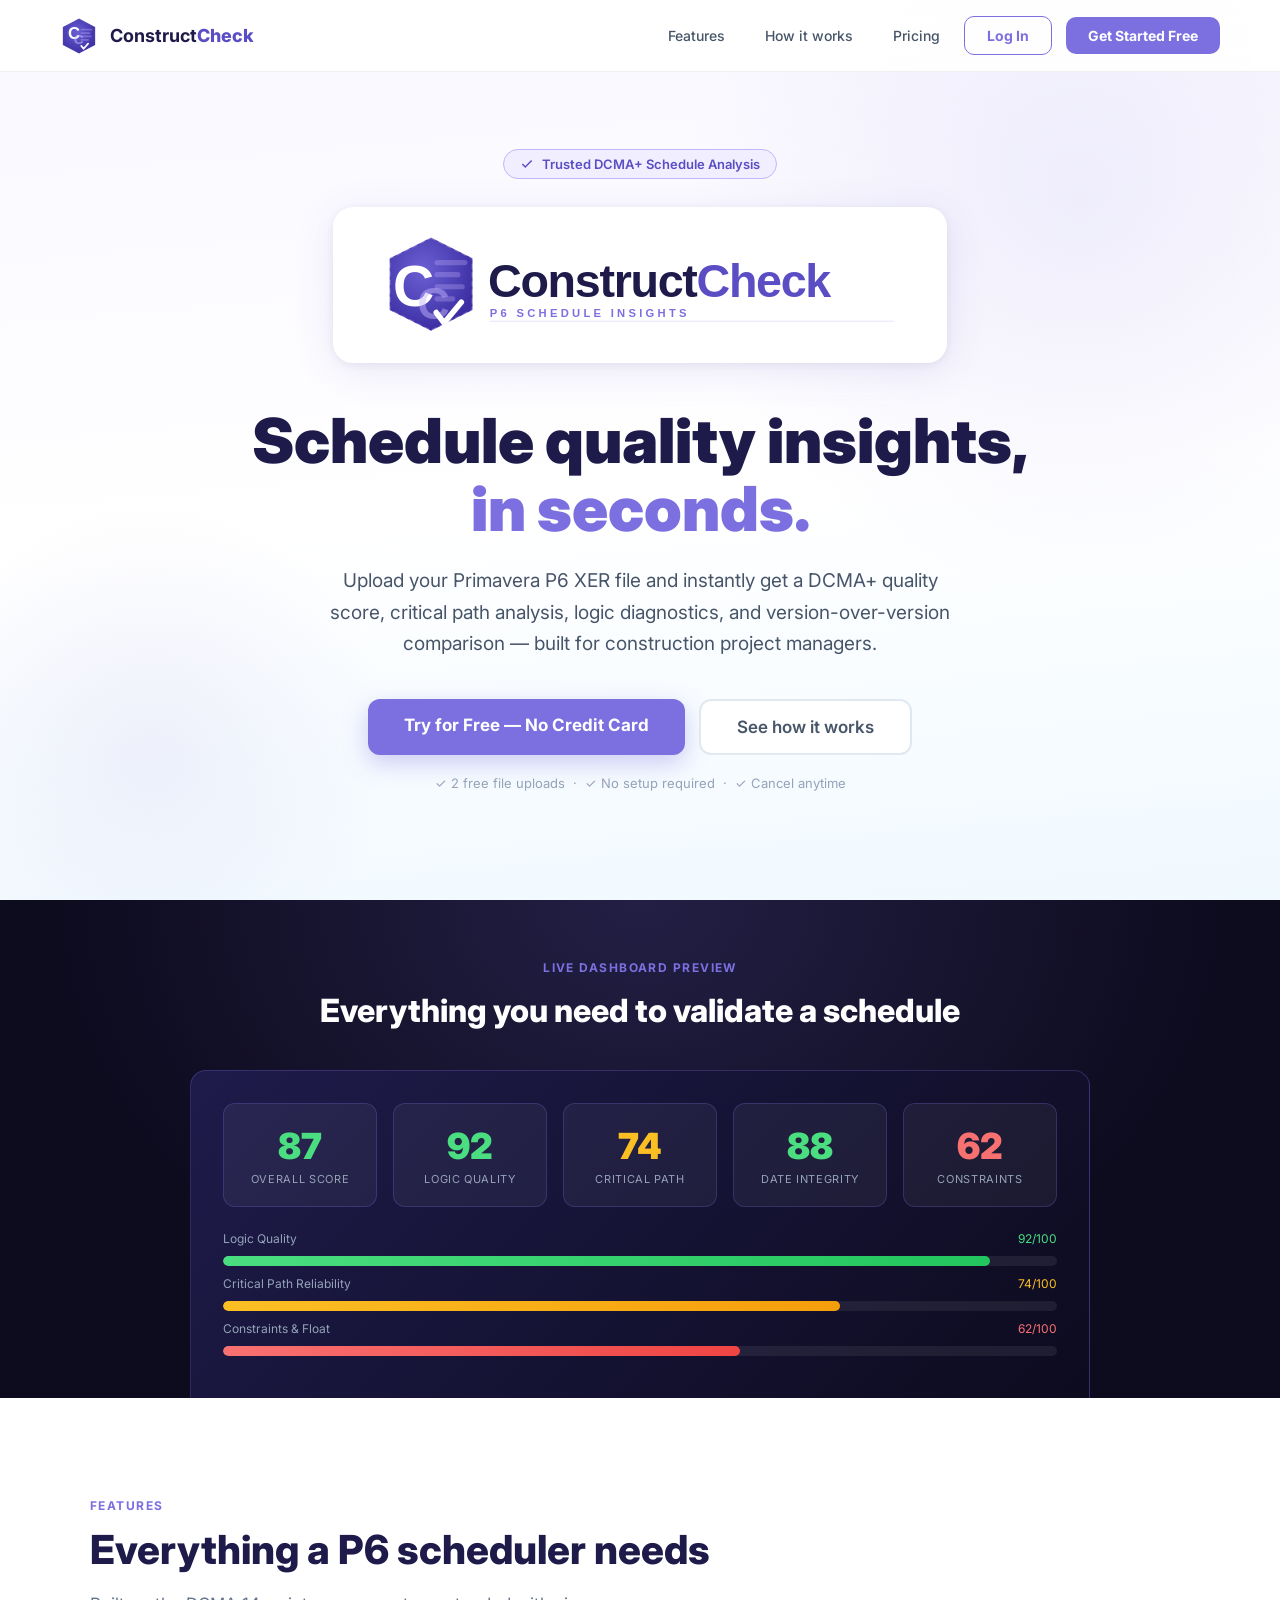
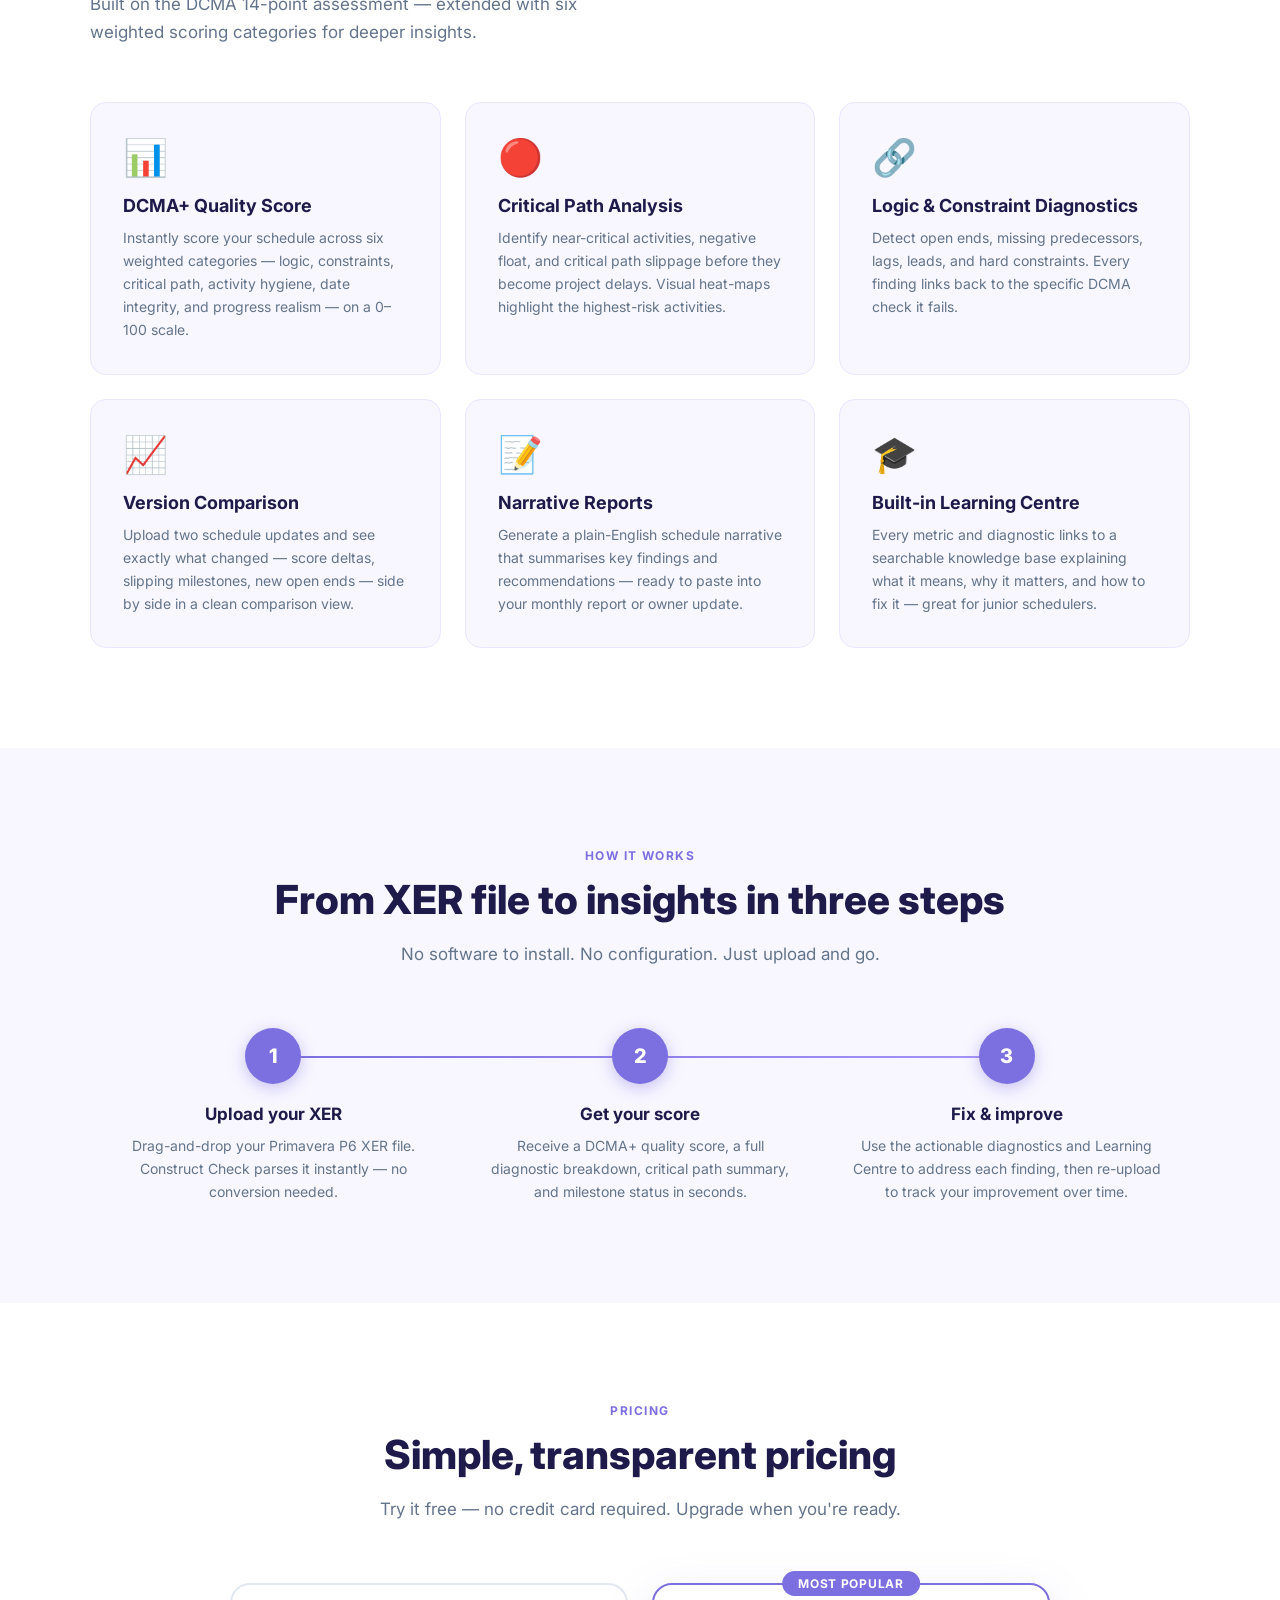
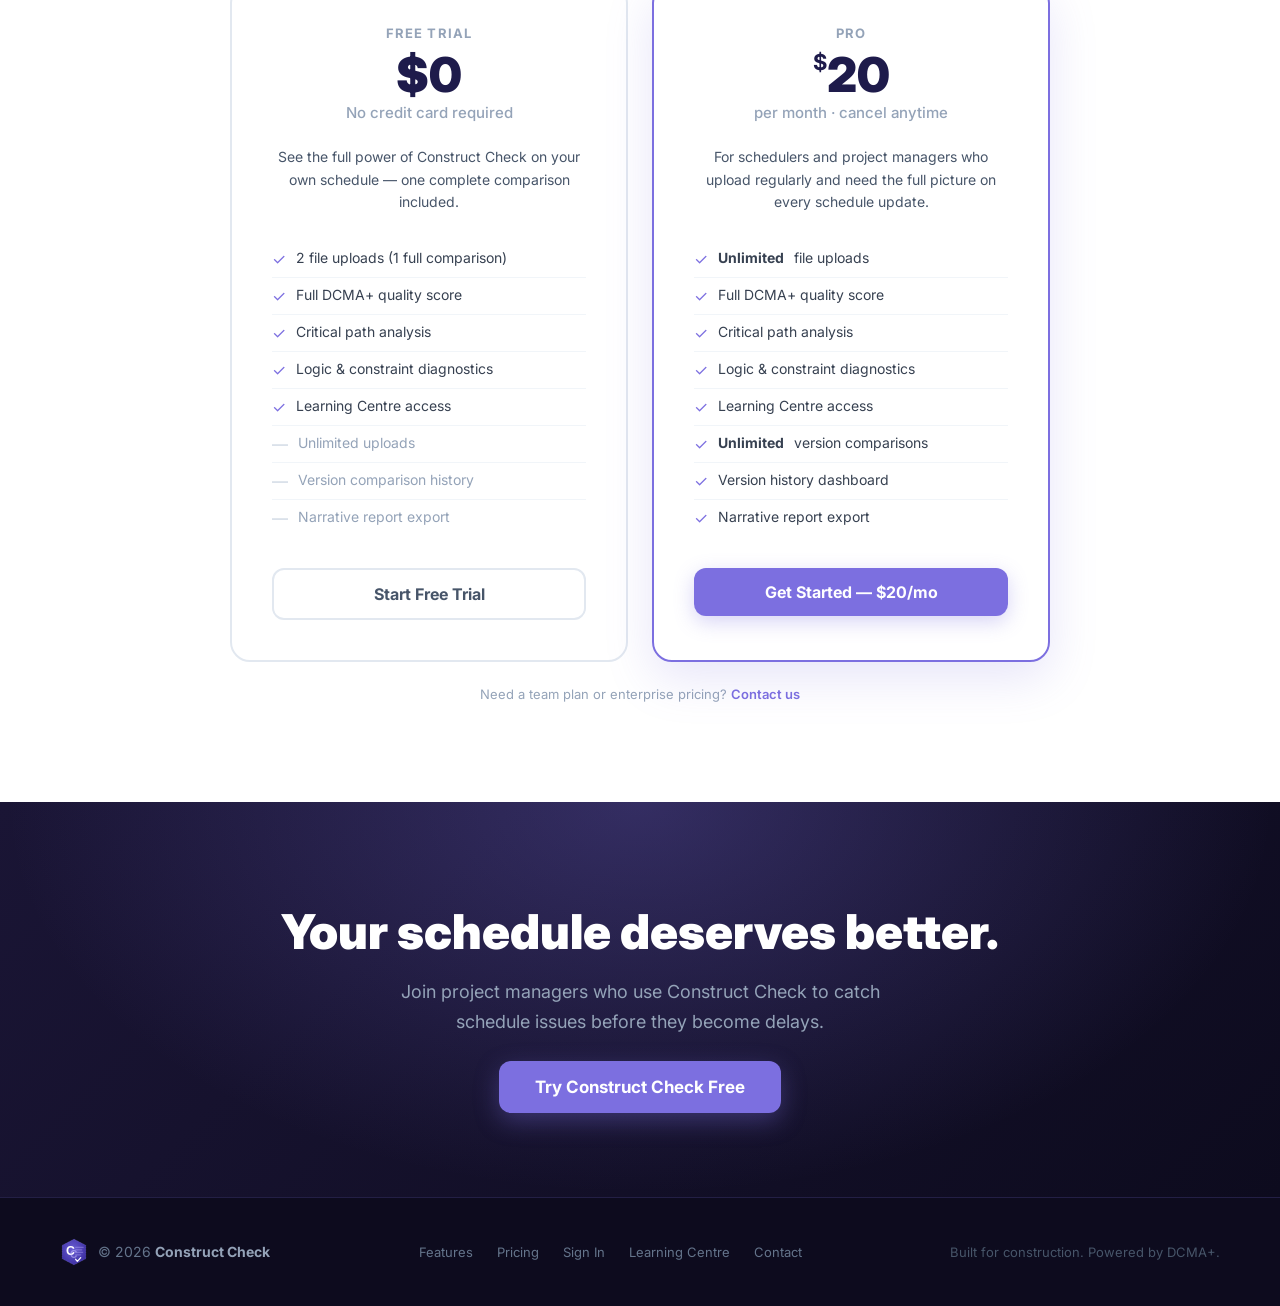
<file: index.html>
<!DOCTYPE html>
<html lang="en">
<head>
  <meta charset="UTF-8"/>
  <meta name="viewport" content="width=device-width, initial-scale=1.0"/>
  <title>Construct Check – P6 Schedule Insights</title>
  <meta name="description" content="Validate your Primavera P6 schedule instantly. DCMA+ quality scoring, critical path analysis, and version comparison for construction project managers."/>
  <link rel="icon" type="image/x-icon" href="favicon.ico"/>
  <link rel="icon" type="image/png" sizes="32x32" href="favicon-32.png"/>
  <link rel="apple-touch-icon" href="img/logo-192.png"/>
  <link rel="preconnect" href="https://fonts.googleapis.com"/>
  <link href="https://fonts.googleapis.com/css2?family=Inter:wght@400;500;600;700;800;900&display=swap" rel="stylesheet"/>
  <script src="js/auth.js"></script>
  <style>
    *, *::before, *::after { box-sizing: border-box; margin: 0; padding: 0; }
    html { scroll-behavior: smooth; }
    body { font-family: 'Inter', sans-serif; color: #1e293b; background: #fff; overflow-x: hidden; }

    /* ── NAV ── */
    .nav {
      position: fixed; top: 0; left: 0; right: 0; z-index: 100;
      display: flex; align-items: center; justify-content: space-between;
      padding: 0 60px; height: 72px;
      background: rgba(255,255,255,0.92); backdrop-filter: blur(12px);
      border-bottom: 1px solid rgba(0,0,0,0.06);
      transition: box-shadow 0.3s;
    }
    .nav.scrolled { box-shadow: 0 4px 24px rgba(0,0,0,0.08); }
    .nav-brand { display: flex; align-items: center; gap: 12px; text-decoration: none; }
    .nav-brand img { width: 38px; height: 38px; }
    .nav-brand-name { font-size: 18px; font-weight: 700; color: #1e1b4b; }
    .nav-brand-name strong { color: #5b4ec4; font-weight: 800; }
    .nav-links { display: flex; align-items: center; gap: 8px; }
    .nav-link { padding: 8px 16px; font-size: 14px; font-weight: 500; color: #475569; text-decoration: none; border-radius: 8px; transition: color 0.2s, background 0.2s; }
    .nav-link:hover { color: #5b4ec4; background: #f0eeff; }
    .nav-btn {
      padding: 10px 22px; font-size: 14px; font-weight: 700; border-radius: 10px;
      text-decoration: none; transition: all 0.2s; cursor: pointer; border: none; font-family: 'Inter', sans-serif;
    }
    .nav-btn-outline { border: 1.5px solid #7c6fe0; color: #7c6fe0; background: transparent; }
    .nav-btn-outline:hover { background: #f0eeff; }
    .nav-btn-solid { background: #7c6fe0; color: #fff; margin-left: 6px; }
    .nav-btn-solid:hover { background: #5b4ec4; }

    /* ── HERO ── */
    .hero {
      min-height: 100vh; display: flex; flex-direction: column;
      align-items: center; justify-content: center; text-align: center;
      padding: 120px 24px 80px;
      background: linear-gradient(175deg, #f8f7ff 0%, #fff 55%, #f0f9ff 100%);
      position: relative; overflow: hidden;
    }
    .hero::before {
      content: ''; position: absolute; width: 800px; height: 800px;
      border-radius: 50%; background: radial-gradient(circle, rgba(124,111,224,0.10) 0%, transparent 70%);
      top: -200px; right: -200px; pointer-events: none;
    }
    .hero::after {
      content: ''; position: absolute; width: 500px; height: 500px;
      border-radius: 50%; background: radial-gradient(circle, rgba(91,78,196,0.07) 0%, transparent 70%);
      bottom: -100px; left: -100px; pointer-events: none;
    }
    .hero-eyebrow {
      display: inline-flex; align-items: center; gap: 8px;
      background: #f0eeff; border: 1px solid #c4b5fd; border-radius: 20px;
      padding: 6px 16px; font-size: 13px; font-weight: 600; color: #5b4ec4;
      margin-bottom: 28px; position: relative; z-index: 1;
    }
    .hero-logo {
      background: #fff; border-radius: 20px; padding: 28px 48px;
      box-shadow: 0 8px 40px rgba(91,78,196,0.12), 0 2px 8px rgba(0,0,0,0.06);
      margin-bottom: 44px; position: relative; z-index: 1;
      display: inline-block;
    }
    .hero-logo img { height: 100px; width: auto; display: block; }
    .hero h1 {
      font-size: clamp(36px, 5vw, 62px); font-weight: 900; color: #1e1b4b;
      line-height: 1.1; margin-bottom: 22px; max-width: 820px;
      position: relative; z-index: 1;
    }
    .hero h1 .accent { color: #7c6fe0; }
    .hero-sub {
      font-size: 19px; color: #475569; line-height: 1.65; max-width: 620px;
      margin: 0 auto 40px; position: relative; z-index: 1;
    }
    .hero-ctas { display: flex; gap: 14px; justify-content: center; flex-wrap: wrap; position: relative; z-index: 1; }
    .btn-hero-primary {
      padding: 16px 36px; background: #7c6fe0; color: #fff; font-size: 17px; font-weight: 700;
      border-radius: 12px; text-decoration: none; transition: all 0.2s;
      box-shadow: 0 8px 24px rgba(124,111,224,0.35);
    }
    .btn-hero-primary:hover { background: #5b4ec4; transform: translateY(-1px); box-shadow: 0 12px 32px rgba(124,111,224,0.4); }
    .btn-hero-secondary {
      padding: 16px 36px; border: 2px solid #e2e8f0; color: #475569; font-size: 17px; font-weight: 600;
      border-radius: 12px; text-decoration: none; transition: all 0.2s; background: #fff;
    }
    .btn-hero-secondary:hover { border-color: #7c6fe0; color: #5b4ec4; background: #f8f7ff; }
    .hero-note { font-size: 13px; color: #94a3b8; margin-top: 20px; position: relative; z-index: 1; }

    /* ── APP PREVIEW ── */
    .preview-section {
      background: #0d0b1e; padding: 60px 60px 0;
      text-align: center; position: relative; overflow: hidden;
    }
    .preview-section::before {
      content: ''; position: absolute; inset: 0;
      background: radial-gradient(ellipse at 50% 0%, rgba(124,111,224,0.2) 0%, transparent 65%);
    }
    .preview-label {
      font-size: 12px; font-weight: 700; color: #7c6fe0; text-transform: uppercase;
      letter-spacing: 0.12em; margin-bottom: 16px; position: relative; z-index: 1;
    }
    .preview-title {
      font-size: 32px; font-weight: 800; color: #fff; margin-bottom: 40px;
      position: relative; z-index: 1;
    }
    .preview-mockup {
      background: linear-gradient(135deg, #1e1b4b, #0d0b1e);
      border-radius: 16px 16px 0 0; border: 1px solid rgba(124,111,224,0.3);
      border-bottom: none; padding: 32px; max-width: 900px; margin: 0 auto;
      position: relative; z-index: 1;
    }
    .mock-score-row { display: flex; gap: 16px; justify-content: center; flex-wrap: wrap; }
    .mock-score-card {
      background: rgba(255,255,255,0.05); border: 1px solid rgba(124,111,224,0.25);
      border-radius: 12px; padding: 20px 24px; flex: 1; min-width: 130px; text-align: center;
    }
    .mock-score-num { font-size: 36px; font-weight: 900; }
    .mock-score-num.green { color: #4ade80; }
    .mock-score-num.amber { color: #fbbf24; }
    .mock-score-num.red { color: #f87171; }
    .mock-score-label { font-size: 11px; color: #94a3b8; text-transform: uppercase; letter-spacing: 0.06em; margin-top: 4px; }
    .mock-bar-row { margin-top: 24px; }
    .mock-bar { height: 10px; background: rgba(255,255,255,0.07); border-radius: 5px; margin: 10px 0; position: relative; overflow: hidden; }
    .mock-bar-fill { height: 100%; border-radius: 5px; }
    .mock-bar-label { display: flex; justify-content: space-between; font-size: 12px; color: #94a3b8; }

    /* ── FEATURES ── */
    .features { padding: 100px 60px; background: #fff; }
    .section-label { font-size: 12px; font-weight: 700; color: #7c6fe0; text-transform: uppercase; letter-spacing: 0.12em; margin-bottom: 12px; }
    .section-title { font-size: clamp(26px, 3.5vw, 40px); font-weight: 800; color: #1e1b4b; margin-bottom: 16px; }
    .section-sub { font-size: 17px; color: #64748b; max-width: 560px; line-height: 1.65; }
    .features-grid {
      display: grid; grid-template-columns: repeat(auto-fit, minmax(280px, 1fr));
      gap: 24px; margin-top: 56px;
    }
    .feature-card {
      background: #f8f7ff; border: 1px solid #e9e6ff; border-radius: 16px;
      padding: 32px; transition: transform 0.2s, box-shadow 0.2s;
    }
    .feature-card:hover { transform: translateY(-4px); box-shadow: 0 16px 40px rgba(124,111,224,0.12); }
    .feature-icon { font-size: 36px; margin-bottom: 16px; }
    .feature-title { font-size: 18px; font-weight: 700; color: #1e1b4b; margin-bottom: 10px; }
    .feature-desc { font-size: 14px; color: #64748b; line-height: 1.65; }

    /* ── HOW IT WORKS ── */
    .how-it-works { padding: 100px 60px; background: #f8f7ff; }
    .steps { display: flex; gap: 0; margin-top: 60px; position: relative; }
    .steps::before {
      content: ''; position: absolute; top: 28px; left: calc(16.66% + 14px);
      right: calc(16.66% + 14px); height: 2px;
      background: linear-gradient(90deg, #7c6fe0, #a593f5);
    }
    .step { flex: 1; text-align: center; padding: 0 24px; position: relative; }
    .step-number {
      width: 56px; height: 56px; border-radius: 50%; background: #7c6fe0;
      color: #fff; font-size: 20px; font-weight: 800; display: flex;
      align-items: center; justify-content: center; margin: 0 auto 20px;
      position: relative; z-index: 1; box-shadow: 0 4px 16px rgba(124,111,224,0.4);
    }
    .step-title { font-size: 17px; font-weight: 700; color: #1e1b4b; margin-bottom: 10px; }
    .step-desc { font-size: 14px; color: #64748b; line-height: 1.65; }

    /* ── PRICING ── */
    .pricing { padding: 100px 60px; background: #fff; }
    .pricing-grid {
      display: grid; grid-template-columns: 1fr 1fr; gap: 24px;
      max-width: 820px; margin: 60px auto 0;
    }
    .pricing-card {
      border: 2px solid #e2e8f0; border-radius: 20px; padding: 40px;
      position: relative; transition: transform 0.2s;
    }
    .pricing-card:hover { transform: translateY(-4px); }
    .pricing-card.featured {
      border-color: #7c6fe0;
      box-shadow: 0 16px 48px rgba(124,111,224,0.18);
    }
    .pricing-badge {
      position: absolute; top: -14px; left: 50%; transform: translateX(-50%);
      background: #7c6fe0; color: #fff; font-size: 12px; font-weight: 700;
      padding: 5px 16px; border-radius: 20px; text-transform: uppercase; letter-spacing: 0.06em;
    }
    .pricing-plan { font-size: 13px; font-weight: 700; color: #94a3b8; text-transform: uppercase; letter-spacing: 0.08em; margin-bottom: 10px; }
    .pricing-price { font-size: 48px; font-weight: 900; color: #1e1b4b; line-height: 1; }
    .pricing-price sup { font-size: 22px; vertical-align: top; margin-top: 10px; font-weight: 700; }
    .pricing-period { font-size: 15px; font-weight: 500; color: #94a3b8; margin-top: 4px; margin-bottom: 24px; }
    .pricing-desc { font-size: 14px; color: #475569; margin-bottom: 28px; line-height: 1.6; }
    .pricing-features { list-style: none; margin-bottom: 32px; }
    .pricing-features li {
      display: flex; align-items: flex-start; gap: 10px;
      font-size: 14px; color: #374151; padding: 8px 0; border-bottom: 1px solid #f1f5f9;
    }
    .pricing-features li:last-child { border-bottom: none; }
    .pricing-features li .check { color: #7c6fe0; font-size: 16px; flex-shrink: 0; }
    .pricing-features li .cross { color: #cbd5e1; font-size: 16px; flex-shrink: 0; }
    .btn-pricing {
      display: block; width: 100%; padding: 14px; border-radius: 12px;
      font-size: 16px; font-weight: 700; text-align: center; text-decoration: none;
      cursor: pointer; border: none; font-family: 'Inter', sans-serif; transition: all 0.2s;
    }
    .btn-pricing-outline { border: 2px solid #e2e8f0; color: #475569; background: #fff; }
    .btn-pricing-outline:hover { border-color: #7c6fe0; color: #5b4ec4; }
    .btn-pricing-solid { background: #7c6fe0; color: #fff; box-shadow: 0 6px 20px rgba(124,111,224,0.3); }
    .btn-pricing-solid:hover { background: #5b4ec4; }

    /* ── CTA BANNER ── */
    .cta-banner {
      padding: 100px 60px; text-align: center;
      background: linear-gradient(135deg, #1a1535 0%, #0d0b1e 100%);
      position: relative; overflow: hidden;
    }
    .cta-banner::before {
      content: ''; position: absolute; inset: 0;
      background: radial-gradient(ellipse at 50% 0%, rgba(124,111,224,0.3) 0%, transparent 70%);
    }
    .cta-banner h2 { font-size: clamp(28px, 4vw, 48px); font-weight: 900; color: #fff; margin-bottom: 16px; position: relative; z-index: 1; }
    .cta-banner p { font-size: 18px; color: #94a3b8; max-width: 520px; margin: 0 auto 40px; line-height: 1.65; position: relative; z-index: 1; }
    .cta-banner .btn-hero-primary { position: relative; z-index: 1; }

    /* ── FOOTER ── */
    footer {
      background: #0d0b1e; padding: 40px 60px;
      display: flex; align-items: center; justify-content: space-between;
      border-top: 1px solid rgba(124,111,224,0.2);
    }
    .footer-brand { display: flex; align-items: center; gap: 10px; }
    .footer-brand img { width: 28px; height: 28px; }
    .footer-brand span { font-size: 14px; color: #64748b; }
    .footer-brand span strong { color: #94a3b8; }
    .footer-links { display: flex; gap: 24px; }
    .footer-links a { font-size: 13px; color: #64748b; text-decoration: none; }
    .footer-links a:hover { color: #a593f5; }
    .footer-copy { font-size: 13px; color: #475569; }

    @media (max-width: 768px) {
      .nav { padding: 0 20px; }
      .nav-links .nav-link { display: none; }
      .hero { padding: 100px 20px 60px; }
      .hero-logo img { height: 64px; }
      .features, .how-it-works, .pricing, .cta-banner { padding: 60px 24px; }
      .preview-section { padding: 40px 24px 0; }
      .steps { flex-direction: column; gap: 32px; }
      .steps::before { display: none; }
      .pricing-grid { grid-template-columns: 1fr; }
      footer { flex-direction: column; gap: 20px; text-align: center; padding: 32px 24px; }
      .footer-links { flex-wrap: wrap; justify-content: center; }
    }
  </style>
</head>
<body>

<!-- ── NAV ── -->
<nav class="nav" id="mainNav">
  <a href="index.html" class="nav-brand">
    <img src="img/logo.svg" alt="Construct Check"/>
    <span class="nav-brand-name">Construct<strong>Check</strong></span>
  </a>
  <div class="nav-links">
    <a href="#features" class="nav-link">Features</a>
    <a href="#how-it-works" class="nav-link">How it works</a>
    <a href="#pricing" class="nav-link">Pricing</a>
    <a href="login.html" class="nav-btn nav-btn-outline">Log In</a>
    <a href="login.html" class="nav-btn nav-btn-solid">Get Started Free</a>
  </div>
</nav>

<!-- ── HERO ── -->
<section class="hero">
  <div class="hero-eyebrow">
    <svg width="14" height="14" viewBox="0 0 24 24" fill="none" stroke="#5b4ec4" stroke-width="2.5"><polyline points="20 6 9 17 4 12"/></svg>
    Trusted DCMA+ Schedule Analysis
  </div>

  <div class="hero-logo">
    <img src="img/logo-full.svg" alt="Construct Check — P6 Schedule Insights"/>
  </div>

  <h1>Schedule quality insights,<br/><span class="accent">in seconds.</span></h1>
  <p class="hero-sub">
    Upload your Primavera P6 XER file and instantly get a DCMA+ quality score, critical path analysis, logic diagnostics, and version-over-version comparison — built for construction project managers.
  </p>
  <div class="hero-ctas">
    <a href="login.html" class="btn-hero-primary">Try for Free — No Credit Card</a>
    <a href="#how-it-works" class="btn-hero-secondary">See how it works</a>
  </div>
  <p class="hero-note">✓ 2 free file uploads &nbsp;·&nbsp; ✓ No setup required &nbsp;·&nbsp; ✓ Cancel anytime</p>
</section>

<!-- ── APP PREVIEW ── -->
<section class="preview-section">
  <p class="preview-label">Live Dashboard Preview</p>
  <h2 class="preview-title">Everything you need to validate a schedule</h2>
  <div class="preview-mockup">
    <div class="mock-score-row">
      <div class="mock-score-card">
        <div class="mock-score-num green">87</div>
        <div class="mock-score-label">Overall Score</div>
      </div>
      <div class="mock-score-card">
        <div class="mock-score-num green">92</div>
        <div class="mock-score-label">Logic Quality</div>
      </div>
      <div class="mock-score-card">
        <div class="mock-score-num amber">74</div>
        <div class="mock-score-label">Critical Path</div>
      </div>
      <div class="mock-score-card">
        <div class="mock-score-num green">88</div>
        <div class="mock-score-label">Date Integrity</div>
      </div>
      <div class="mock-score-card">
        <div class="mock-score-num red">62</div>
        <div class="mock-score-label">Constraints</div>
      </div>
    </div>
    <div class="mock-bar-row">
      <div class="mock-bar-label"><span style="color:#94a3b8">Logic Quality</span><span style="color:#4ade80">92/100</span></div>
      <div class="mock-bar"><div class="mock-bar-fill" style="width:92%;background:linear-gradient(90deg,#4ade80,#22c55e)"></div></div>
      <div class="mock-bar-label"><span style="color:#94a3b8">Critical Path Reliability</span><span style="color:#fbbf24">74/100</span></div>
      <div class="mock-bar"><div class="mock-bar-fill" style="width:74%;background:linear-gradient(90deg,#fbbf24,#f59e0b)"></div></div>
      <div class="mock-bar-label"><span style="color:#94a3b8">Constraints &amp; Float</span><span style="color:#f87171">62/100</span></div>
      <div class="mock-bar"><div class="mock-bar-fill" style="width:62%;background:linear-gradient(90deg,#f87171,#ef4444)"></div></div>
    </div>
  </div>
</section>

<!-- ── FEATURES ── -->
<section class="features" id="features">
  <div style="max-width:1100px;margin:0 auto;">
    <p class="section-label">Features</p>
    <h2 class="section-title">Everything a P6 scheduler needs</h2>
    <p class="section-sub">Built on the DCMA 14-point assessment — extended with six weighted scoring categories for deeper insights.</p>
    <div class="features-grid">
      <div class="feature-card">
        <div class="feature-icon">📊</div>
        <h3 class="feature-title">DCMA+ Quality Score</h3>
        <p class="feature-desc">Instantly score your schedule across six weighted categories — logic, constraints, critical path, activity hygiene, date integrity, and progress realism — on a 0–100 scale.</p>
      </div>
      <div class="feature-card">
        <div class="feature-icon">🔴</div>
        <h3 class="feature-title">Critical Path Analysis</h3>
        <p class="feature-desc">Identify near-critical activities, negative float, and critical path slippage before they become project delays. Visual heat-maps highlight the highest-risk activities.</p>
      </div>
      <div class="feature-card">
        <div class="feature-icon">🔗</div>
        <h3 class="feature-title">Logic &amp; Constraint Diagnostics</h3>
        <p class="feature-desc">Detect open ends, missing predecessors, lags, leads, and hard constraints. Every finding links back to the specific DCMA check it fails.</p>
      </div>
      <div class="feature-card">
        <div class="feature-icon">📈</div>
        <h3 class="feature-title">Version Comparison</h3>
        <p class="feature-desc">Upload two schedule updates and see exactly what changed — score deltas, slipping milestones, new open ends — side by side in a clean comparison view.</p>
      </div>
      <div class="feature-card">
        <div class="feature-icon">📝</div>
        <h3 class="feature-title">Narrative Reports</h3>
        <p class="feature-desc">Generate a plain-English schedule narrative that summarises key findings and recommendations — ready to paste into your monthly report or owner update.</p>
      </div>
      <div class="feature-card">
        <div class="feature-icon">🎓</div>
        <h3 class="feature-title">Built-in Learning Centre</h3>
        <p class="feature-desc">Every metric and diagnostic links to a searchable knowledge base explaining what it means, why it matters, and how to fix it — great for junior schedulers.</p>
      </div>
    </div>
  </div>
</section>

<!-- ── HOW IT WORKS ── -->
<section class="how-it-works" id="how-it-works">
  <div style="max-width:1100px;margin:0 auto;text-align:center;">
    <p class="section-label">How it works</p>
    <h2 class="section-title">From XER file to insights in three steps</h2>
    <p class="section-sub" style="margin:0 auto">No software to install. No configuration. Just upload and go.</p>
    <div class="steps">
      <div class="step">
        <div class="step-number">1</div>
        <h3 class="step-title">Upload your XER</h3>
        <p class="step-desc">Drag-and-drop your Primavera P6 XER file. Construct Check parses it instantly — no conversion needed.</p>
      </div>
      <div class="step">
        <div class="step-number">2</div>
        <h3 class="step-title">Get your score</h3>
        <p class="step-desc">Receive a DCMA+ quality score, a full diagnostic breakdown, critical path summary, and milestone status in seconds.</p>
      </div>
      <div class="step">
        <div class="step-number">3</div>
        <h3 class="step-title">Fix &amp; improve</h3>
        <p class="step-desc">Use the actionable diagnostics and Learning Centre to address each finding, then re-upload to track your improvement over time.</p>
      </div>
    </div>
  </div>
</section>

<!-- ── PRICING ── -->
<section class="pricing" id="pricing">
  <div style="max-width:1100px;margin:0 auto;text-align:center;">
    <p class="section-label">Pricing</p>
    <h2 class="section-title">Simple, transparent pricing</h2>
    <p class="section-sub" style="margin:0 auto">Try it free — no credit card required. Upgrade when you're ready.</p>
    <div class="pricing-grid">

      <div class="pricing-card">
        <p class="pricing-plan">Free Trial</p>
        <div class="pricing-price">$0</div>
        <p class="pricing-period">No credit card required</p>
        <p class="pricing-desc">See the full power of Construct Check on your own schedule — one complete comparison included.</p>
        <ul class="pricing-features">
          <li><span class="check">✓</span> 2 file uploads (1 full comparison)</li>
          <li><span class="check">✓</span> Full DCMA+ quality score</li>
          <li><span class="check">✓</span> Critical path analysis</li>
          <li><span class="check">✓</span> Logic &amp; constraint diagnostics</li>
          <li><span class="check">✓</span> Learning Centre access</li>
          <li><span class="cross">—</span> <span style="color:#94a3b8">Unlimited uploads</span></li>
          <li><span class="cross">—</span> <span style="color:#94a3b8">Version comparison history</span></li>
          <li><span class="cross">—</span> <span style="color:#94a3b8">Narrative report export</span></li>
        </ul>
        <a href="login.html" class="btn-pricing btn-pricing-outline">Start Free Trial</a>
      </div>

      <div class="pricing-card featured">
        <div class="pricing-badge">Most Popular</div>
        <p class="pricing-plan">Pro</p>
        <div class="pricing-price"><sup>$</sup>20</div>
        <p class="pricing-period">per month · cancel anytime</p>
        <p class="pricing-desc">For schedulers and project managers who upload regularly and need the full picture on every schedule update.</p>
        <ul class="pricing-features">
          <li><span class="check">✓</span> <strong>Unlimited</strong> file uploads</li>
          <li><span class="check">✓</span> Full DCMA+ quality score</li>
          <li><span class="check">✓</span> Critical path analysis</li>
          <li><span class="check">✓</span> Logic &amp; constraint diagnostics</li>
          <li><span class="check">✓</span> Learning Centre access</li>
          <li><span class="check">✓</span> <strong>Unlimited</strong> version comparisons</li>
          <li><span class="check">✓</span> Version history dashboard</li>
          <li><span class="check">✓</span> Narrative report export</li>
        </ul>
        <a href="login.html" class="btn-pricing btn-pricing-solid">Get Started — $20/mo</a>
      </div>

    </div>
    <p style="font-size:13px;color:#94a3b8;margin-top:24px;">
      Need a team plan or enterprise pricing? <a href="mailto:hello@constructcheck.com" style="color:#7c6fe0;text-decoration:none;font-weight:600;">Contact us</a>
    </p>
  </div>
</section>

<!-- ── CTA BANNER ── -->
<section class="cta-banner">
  <h2>Your schedule deserves better.</h2>
  <p>Join project managers who use Construct Check to catch schedule issues before they become delays.</p>
  <a href="login.html" class="btn-hero-primary">Try Construct Check Free</a>
</section>

<!-- ── FOOTER ── -->
<footer>
  <div class="footer-brand">
    <img src="img/logo.svg" alt="Construct Check"/>
    <span>© 2026 <strong>Construct Check</strong></span>
  </div>
  <div class="footer-links">
    <a href="#features">Features</a>
    <a href="#pricing">Pricing</a>
    <a href="login.html">Sign In</a>
    <a href="learn.html">Learning Centre</a>
    <a href="mailto:hello@constructcheck.com">Contact</a>
  </div>
  <div class="footer-copy">Built for construction. Powered by DCMA+.</div>
</footer>

<script>
  window.addEventListener('scroll', () => {
    document.getElementById('mainNav').classList.toggle('scrolled', window.scrollY > 20);
  });
</script>
</body>
</html>
</file>
